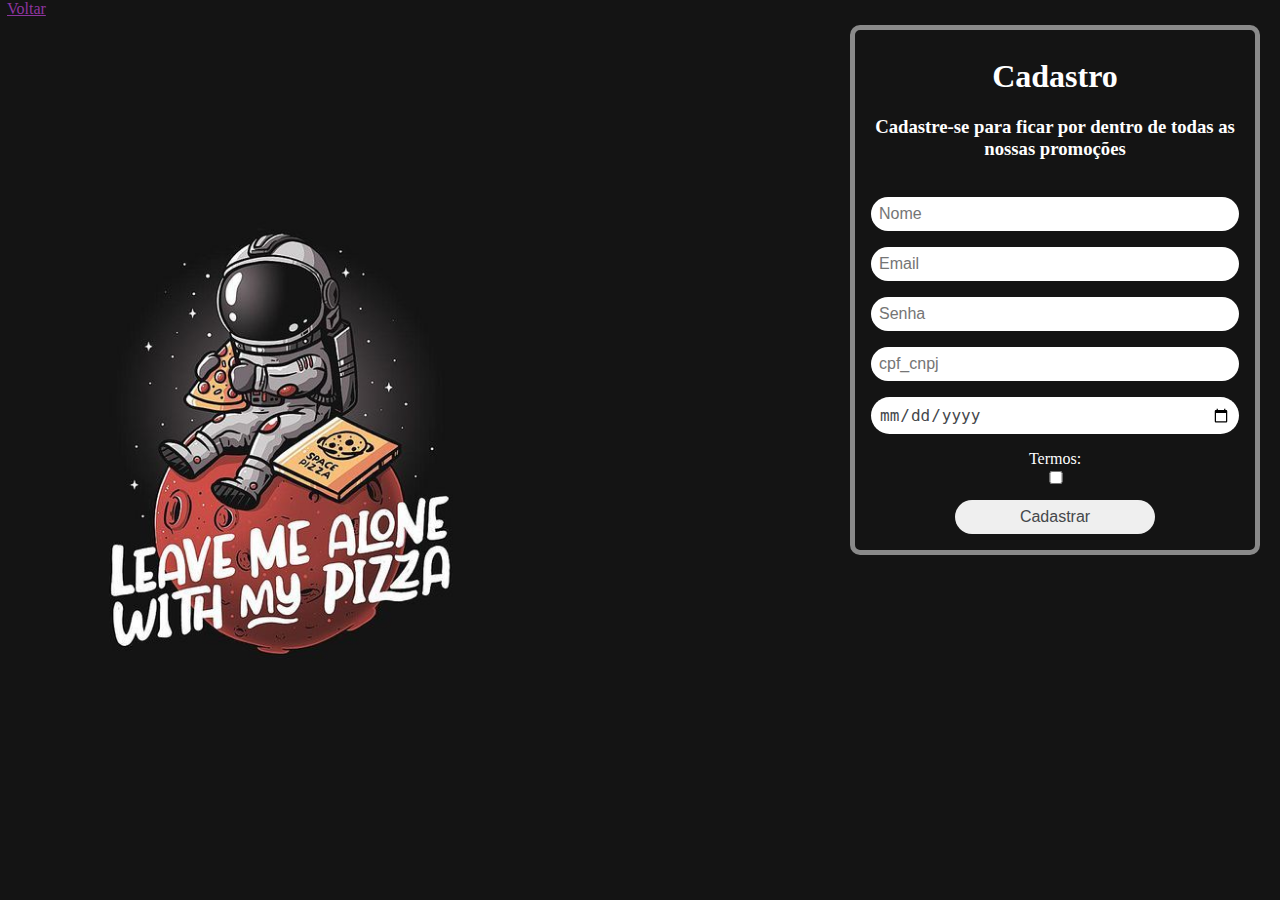
<file: project-dw-master/view/cadastro.html>
<!DOCTYPE html>
<html>
<head>
    <meta charset='utf-8'>
    <title>Cadastro</title>
    <link rel='stylesheet' type='text/css' media='screen' href='../css/cadastro.css'>
    <script src='../script/cadastro.js'></script>
</head>
<body class="bg">
    <a class="voltar" href="index.html">Voltar</a>
    
    <div class="tudo">
        <div class="title">
            <h1>Cadastro</h1>
            <h3>Cadastre-se para ficar por dentro de todas as nossas promoções</h3><br/>
        </div>
            <form class="label">
            
                <input type="text" name="name" id="name" placeholder="Nome"/><br/>
            
            
                <input type="email" name="email" id="email" placeholder="Email"/><br/>

            
                <input type="password" name="password" id="password" placeholder="Senha"/><br/>

            
                <input type="text" name="cpf_cnpj" id="cpf_cnpj" placeholder="cpf_cnpj"/><br/>

            
                <input type="date" name="birthday" id="birthday" placeholder="Data de Nascimento"/><br/>

                <label for="terms">Termos:</label>
                <input class="terms" type="checkbox" name="terms" id="terms"/><br/>

                <input class="bt" type="button" value="Cadastrar" onclick="cadastro()"/><br/>

            </form>
    </div>    

</body>
</html>
</file>
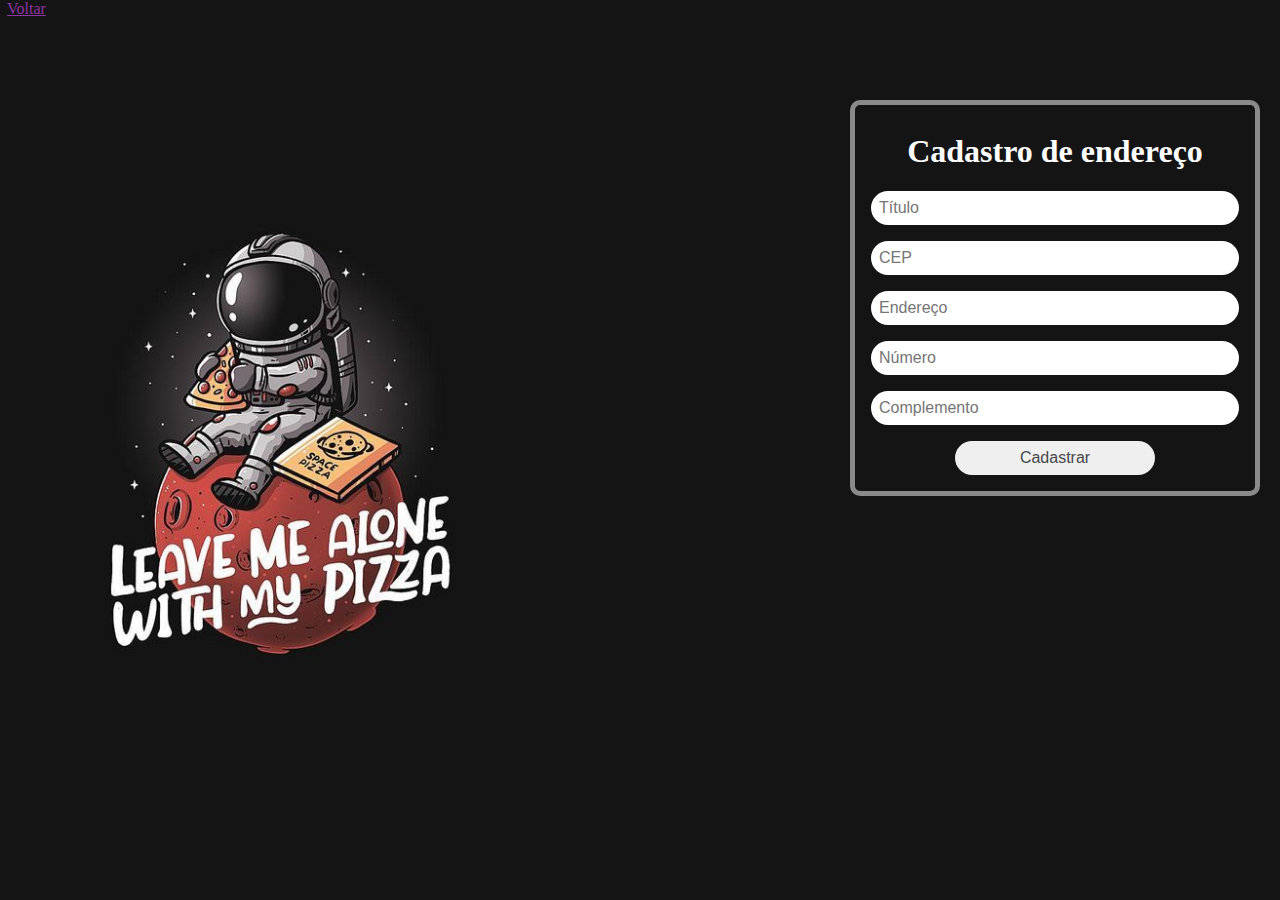
<file: project-dw-master/view/endereco.html>
<!DOCTYPE html>
<html>
<head>
    <meta charset='utf-8'>
    <title>Cadastro de endereço</title>
    <link rel='stylesheet' type='text/css' media='screen' href='../css/endereco.css'>
    <script src='../script/enderco.js'></script>
</head>
<body class="bg">
    <a class="voltar" href="index.html">Voltar</a>
    
    <div class="tudo">
        <div class="title">
            <h1>Cadastro de endereço</h1>
        </div>
            <form class="label">
            
                <input type="text" name="titulo" id="title" placeholder="Título"/><br/>
            
            
                <input type="text" name="cep" id="cep" placeholder="CEP"/><br/>

            
                <input type="text" name="endereco" id="andress" placeholder="Endereço"/><br/>

            
                <input type="number" name="numero" id="number" placeholder="Número"/><br/>

            
                <input type="text" name="complemento" id="complement" placeholder="Complemento"/><br/>

                <input class="bt" type="button" value="Cadastrar" onclick="cadastrarend()"/>

            </form>
    </div>    

</body>
</html>
</file>
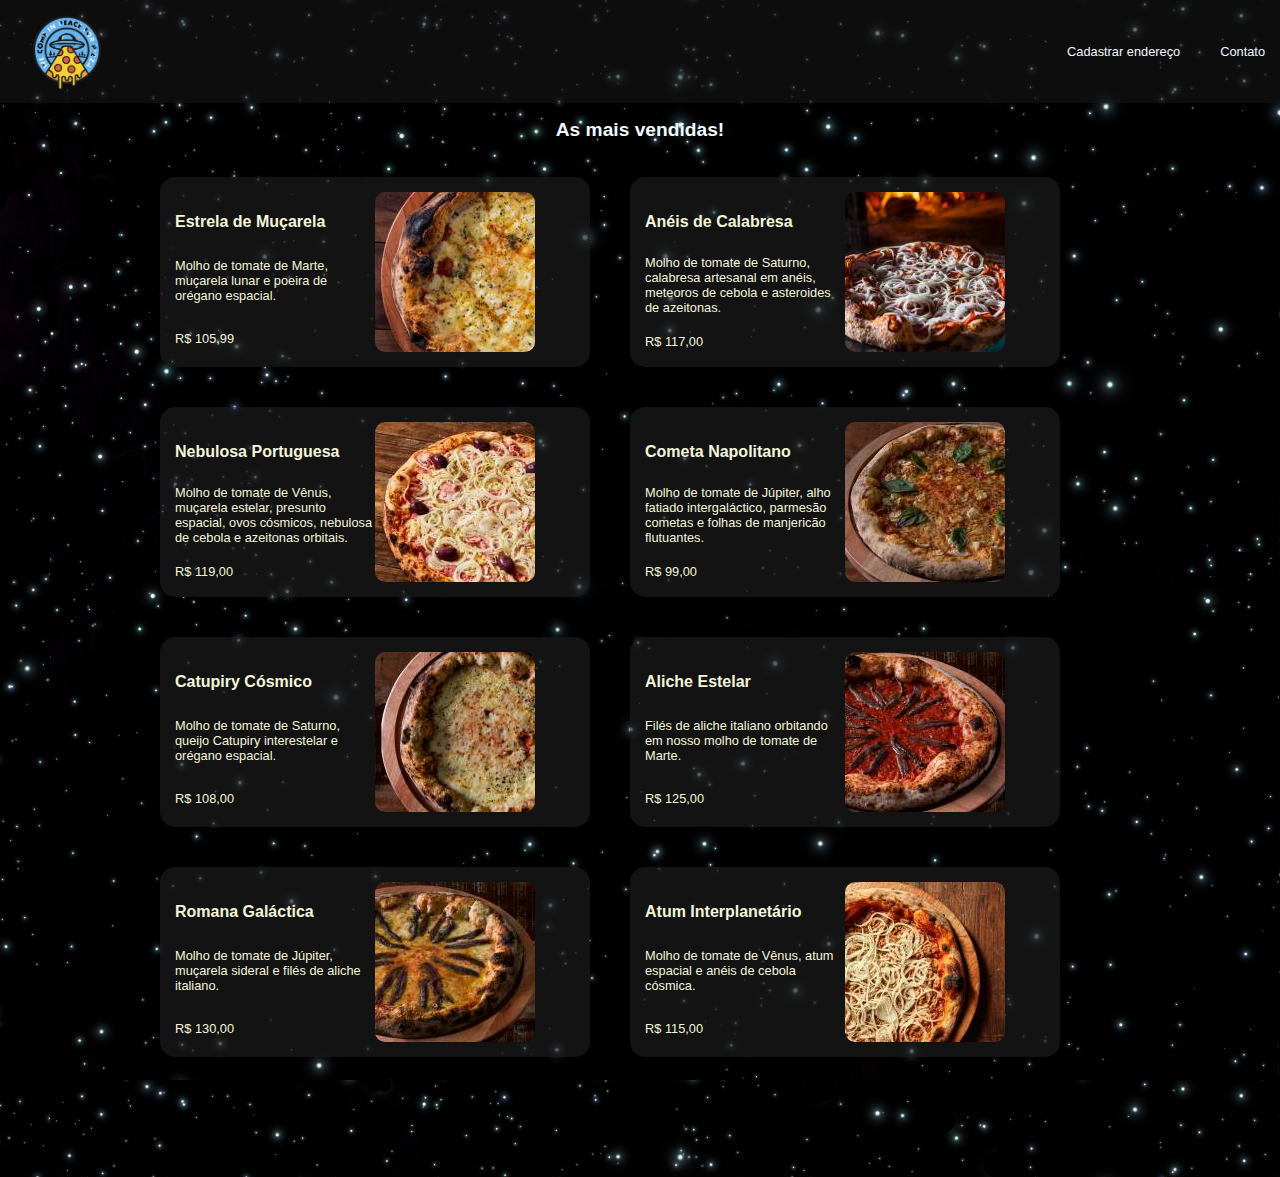
<file: project-dw-master/view/home.html>
<!DOCTYPE html>
<html lang="en">
<head>
    <meta charset="UTF-8">
    <meta name="viewport" content="width=device-width, initial-scale=1.0">
    <link rel='stylesheet' type='text/css' media='screen' href='../css/home.css'>
    <title>Pagina Space Pizza</title>
</head>
<body>
    <header class="header">
        <img src="img/bd055ce33f11dc9ab6cb7635aff8db2a-removebg-preview.png" alt title style="height: 5.8rem;">
        <ul class = menu>
            <li><a href="endereco.html">Cadastrar endereço</a></li>
            <li><a href="">Contato</a></li>
        </ul>
    </header>
    <h2>As mais vendidas!</h2>
    <section class="cardapio">
        <div>
            <h4>Estrela de Muçarela</h4>
            <p>Molho de tomate de Marte, muçarela lunar e poeira de orégano espacial.</p>
            </br>
            <p>R$ 105,99</p>
            <img src="./img/mussarela.jpg" alt="">
        </div>
        <div>
            <h4>Anéis de Calabresa</h4>
            <p>Molho de tomate de Saturno, calabresa artesanal em anéis, meteoros de cebola e asteroides de azeitonas.</p>
            </br>
            <p>R$ 117,00</p>
            <img src="./img/calabresa.jpg" alt="">
        </div>
        <div>
            <h4>Nebulosa Portuguesa</h4>
            <p>Molho de tomate de Vênus, muçarela estelar, presunto espacial, ovos cósmicos, nebulosa de cebola e azeitonas orbitais.</p>
            </br>
            <p>R$ 119,00</p>
            <img src="./img/Portuguesa.jpg" alt="">
        </div>
        <div>
            <h4>Cometa Napolitano</h4>
            <p>Molho de tomate de Júpiter, alho fatiado intergaláctico, parmesão cometas e folhas de manjericão flutuantes.</p>
            </br>
            <p>R$ 99,00</p>
            <img src="./img/napolitana.jpg" alt="">
        </div>
        <div>
            <h4>Catupiry Cósmico</h4>
            <p>Molho de tomate de Saturno, queijo Catupiry interestelar e orégano espacial.</p>
            </br>
            <p>R$ 108,00</p>
            <img src="./img/catupiry.jpg" alt="">
        </div>
        <div>
            <h4>Aliche Estelar</h4>
            <p>Filés de aliche italiano orbitando em nosso molho de tomate de Marte.</p>
            </br>
            <p>R$ 125,00</p>
            <img src="./img/aliche.jpg" alt="">
        </div>
        <div>
            <h4>Romana Galáctica</h4>
            <p>Molho de tomate de Júpiter, muçarela sideral e filés de aliche italiano.</p>
            </br>
            <p>R$ 130,00</p>
            <img src="./img/romana.jpg" alt="">
        </div>
        <div>
            <h4>Atum Interplanetário</h4>
            <p>Molho de tomate de Vênus, atum espacial e anéis de cebola cósmica.</p>
            </br>
            <p>R$ 115,00</p>
            <img src="./img/atum.jpg" alt="">
        </div>

    </section>
    
</body>
</html>
</file>
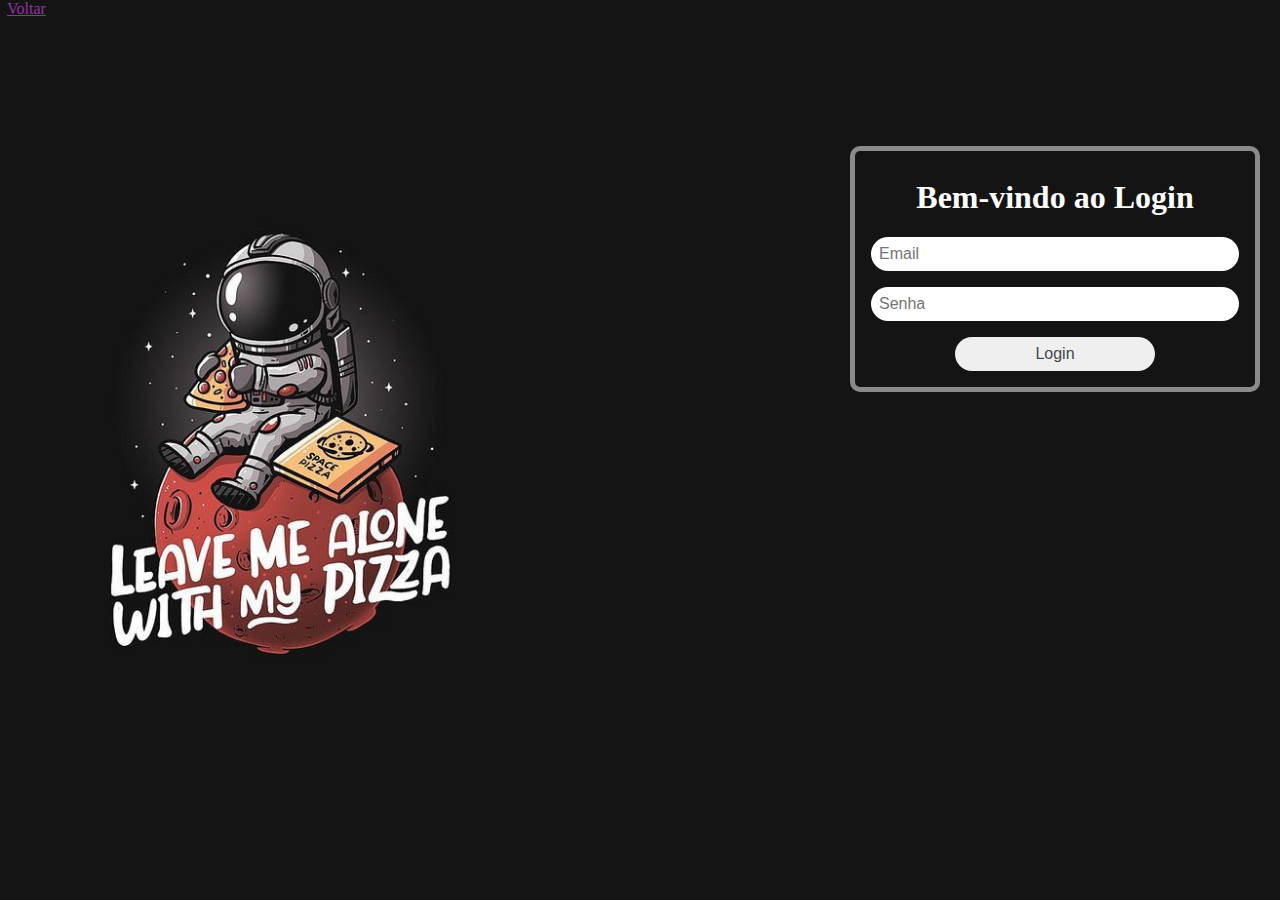
<file: project-dw-master/view/login.html>
<!DOCTYPE html>
<html>
<head>
    <meta charset='utf-8'>
    <title>Login</title>
    <link rel='stylesheet' type='text/css' media='screen' href='../css/login.css'>
    <script src='../script/login.js'></script>
</head>
<body class="bg">
    <a class="voltar" href="index.html">Voltar</a>
    <div class="tudo">
        <div class="title">
            <h1>Bem-vindo ao Login</h1>
        
        </div>
        <form class="label">            
            <input type="text" name="email" id="email" placeholder="Email"/><br/>

            
            <input type="password" name="password" id="password" placeholder="Senha"/><br/>


            <input class="bt" type="button" value="Login" onclick="login()"/>

        </form>
    </div>

</body>
</html>
</file>
<file: project-dw-master/css/cadastro.css>
body,html{
    background-color: #000000b7;
    height: 100%;
    margin: 0;
}
.voltar{
  color: rgb(248, 242, 247);
  transition: .5s;
  padding: 7px;
  margin-top: 10%;
  
}
.voltar:hover{
  color: rgb(142, 53, 160);
  
}


.tudo{
    width: auto;
    margin-left: 400px;
    border-radius: 10px;
    border: 5px solid rgba(255, 255, 255, 0.5);
    background: transparent;
    position: relative;
    width: 400px;
    transition: .5s;
    position: absolute;
    top: 25px;
    left: 450px;
}

.tudo:hover{
    border: 5px solid #0ef; 
    box-shadow: 0 0 20px #0ef;


}

.title{
    color: rgb(255, 255, 255);
    text-align: center;
    margin-top: 7%;
}
.label{
    color: rgb(255, 255, 255);
    text-align: center;
    
}

.bg{
    background-image: url(../view/img/cadastro.jpg);
    background-repeat: no-repeat;
    background-position-y: center;
    background-size: 550px;
}

form  input {
    width: 23rem; /* Largura dos inputs */
    border: none; /* Remove a borda padrão */
    padding: 0.5rem; /* Espaçamento interno */
    border-radius: 1.5rem; /* Borda arredondada */
    margin-bottom: 1rem; /* Espaçamento abaixo dos inputs */
    color: #45474B; /* Cor do texto */
    font-size: 1rem; /* Tamanho da fonte */
    box-sizing: border-box; /* Inclui padding e border na largura total */
    
}

.terms{
    cursor: pointer;
}
.bt{
    cursor: pointer;
    width: 200px;
}
.bt:hover{
    color: #0ef;
    box-shadow: 0 0 20px #0ef;
}
</file>
<file: project-dw-master/css/endereco.css>
body,html{
    background-color: #000000b7;
    height: 100%;
    margin: 0;
}
.voltar{
  color: rgb(248, 242, 247);
  transition: .5s;
  padding: 7px;
  margin-top: 10%;
  
}
.voltar:hover{
  color: rgb(142, 53, 160);
  
}


.tudo{
    width: auto;
    margin-left: 400px;
    border-radius: 10px;
    border: 5px solid rgba(255, 255, 255, 0.5);
    background: transparent;
    position: relative;
    width: 400px;
    transition: .5s;
    position: absolute;
    top: 100px;
    left: 450px;
}

.tudo:hover{
    border: 5px solid #0ef; 
    box-shadow: 0 0 20px #0ef;


}

.title{
    color: rgb(255, 255, 255);
    text-align: center;
    margin-top: 7%;
}
.label{
    color: rgb(255, 255, 255);
    text-align: center;
    
}

.bg{
    background-image: url(../view/img/cadastro.jpg);
    background-repeat: no-repeat;
    background-position-y: center;
    background-size: 550px;
}

form  input {
    width: 23rem; /* Largura dos inputs */
    border: none; /* Remove a borda padrão */
    padding: 0.5rem; /* Espaçamento interno */
    border-radius: 1.5rem; /* Borda arredondada */
    margin-bottom: 1rem; /* Espaçamento abaixo dos inputs */
    color: #45474B; /* Cor do texto */
    font-size: 1rem; /* Tamanho da fonte */
    box-sizing: border-box; /* Inclui padding e border na largura total */
    
}

.terms{
    cursor: pointer;
}
.bt{
    cursor: pointer;
    width: 200px;
}
.bt:hover{
    color: #0ef;
    box-shadow: 0 0 20px #0ef;
}
</file>
<file: project-dw-master/css/home.css>
body, ul, li, p{
  margin: 0px;
  padding: 0px;
  list-style: none;
  font-size: 0.8rem;
  font-family: Arial;
}
body{
  margin-bottom: 100px;
  background-image: url("../view/img/bg-home.jpg");

}
h4{
  font-size: 1rem;
}
a{
  text-decoration: none;
  color: aliceblue;
}
.header{
  background: #1616169a;
  display: flex;
  flex-wrap: wrap;
  justify-content: space-between;
  align-items: center;
  padding: 5px;
  
}
img{
  max-width: 100%;
  display: block;
}
.menu{
  display: flex;
}
.menu li{
  margin-left: 20px;
}
.menu li a{
  display: block;
  padding: 10px;
  /*background: tomato;*/
}
.cardapio{
  display: flex;
  flex-wrap: wrap;
  max-width: 1000px;
  margin: 0 auto;
}
.cardapio > div{
  background: #1b1b1baf;
  color: beige;
  padding: 15px;
  border-radius: 15px;
  flex: 1 1 400px;
  margin: 20px;
}
div{
  display: grid;
  grid-template-columns: 1fr 1fr;
  max-width: 400px;
  margin: 0%;
}
div > p:nth-child(n-2){
  grid-column: 1;
}
div > img{
  grid-column: 2;
  grid-row: 1 / 5;
}
.cardapio > div > img{
  border-radius: 10px;
}

h2{
  text-align: center;
  color: aliceblue;
  
}
</file>
<file: project-dw-master/css/login.css>
body,html{
    background-color: #000000b7;
    height: 100%;
    margin: 0;
}
.voltar{
    color: rgb(248, 242, 247);
    transition: .5s;
    padding: 7px;
    margin-top: 10%;
    
  }
  .voltar:hover{
    color: rgb(142, 53, 160);
    
  }

.tudo{
    width: auto;
    margin-left: 400px;
    border-radius: 10px;
    margin-top: 10%;
    border: 5px solid rgba(255, 255, 255, 0.5);
    background: transparent;
    position: relative;
    width: 400px;
    transition: .5s;
    position: absolute;
    left: 450px;
}

.tudo:hover{
    border: 5px solid #0ef; 
    box-shadow: 0 0 20px #0ef;


}

.title{
    color: rgb(255, 255, 255);
    text-align: center;
    margin-top: 7%;
}
.label{
    color: rgb(255, 255, 255);
    text-align: center;
    
}

.bg{
    background-image: url(../view/img/cadastro.jpg);
    background-repeat: no-repeat;
    background-position-y: center;
    background-size: 550px;
}

form  input {
    width: 23rem; /* Largura dos inputs */
    border: none; /* Remove a borda padrão */
    padding: 0.5rem; /* Espaçamento interno */
    border-radius: 1.5rem; /* Borda arredondada */
    margin-bottom: 1rem; /* Espaçamento abaixo dos inputs */
    color: #45474B; /* Cor do texto */
    font-size: 1rem; /* Tamanho da fonte */
    box-sizing: border-box; /* Inclui padding e border na largura total */
    
}


.bt{
    cursor: pointer;
    width: 200px;
}
.bt:hover{
    color: #0ef;
    box-shadow: 0 0 20px #0ef;
}
</file>
